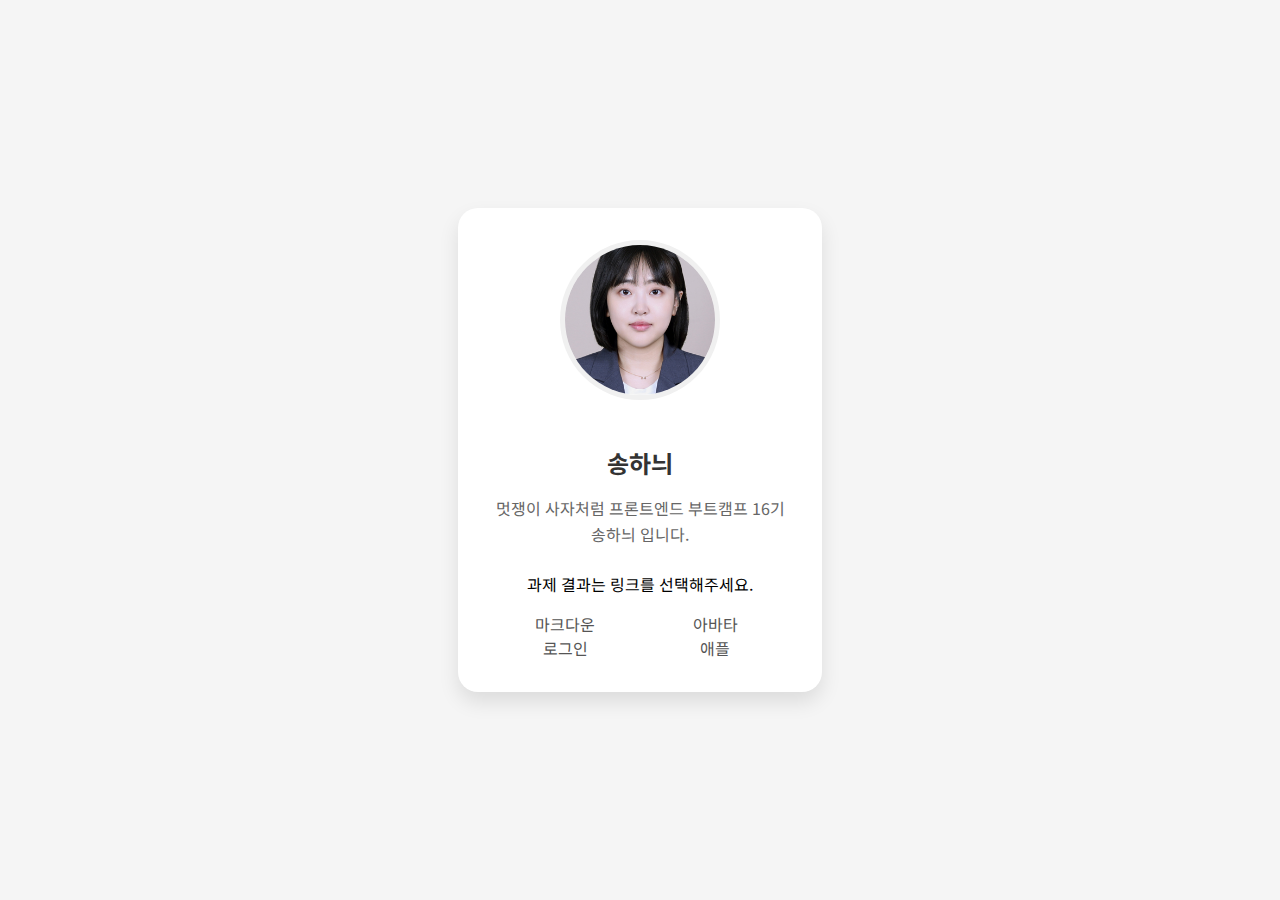
<file: index.html>
<!doctype html>
<html lang="ko">
  <head>
    <meta charset="UTF-8" />
    <meta name="viewport" content="width=device-width, initial-scale=1.0" />
    <title>HTML/CSS 과제</title>
    <style>
      body {
        margin: 0;
        padding: 0;
        font-family: 'Noto Sans KR', sans-serif;
        background-color: #f5f5f5;
        display: flex;
        justify-content: center;
        align-items: center;
        min-height: 100vh;
      }

      .profile-card {
        background: white;
        border-radius: 20px;
        box-shadow: 0 10px 20px rgba(0, 0, 0, 0.1);
        padding: 2rem;
        width: 300px;
        text-align: center;
      }

      .profile-image {
        width: 150px;
        height: 150px;
        border-radius: 50%;
        margin-bottom: 1.5rem;
        object-fit: cover;
        border: 5px solid #f0f0f0;
      }

      .name {
        font-size: 1.5rem;
        font-weight: bold;
        color: #333;
        margin-bottom: 0.5rem;
      }

      .bio {
        color: #666;
        line-height: 1.6;
        margin-bottom: 1.5rem;
      }

      .homework-links {
        display: flex;
        justify-content: center;
        flex-wrap: wrap;
        margin: 0;
        padding: 0;
        list-style: none;
      }

      .homework-links li {
        width: 50%;
      }

      .homework-links a {
        display: block;
        text-align: center;
        color: #555;
        text-decoration: none;
        transition: color 0.3s ease;
      }

      .homework-links a:hover {
        color: #007bff;
      }
    </style>
    <link href="https://fonts.googleapis.com/css2?family=Noto+Sans+KR:wght@400;700&display=swap" rel="stylesheet" />
    <link rel="stylesheet" href="https://cdnjs.cloudflare.com/ajax/libs/font-awesome/5.15.4/css/all.min.css" />
  </head>
  <body>
    <div class="profile-card">
      <!-- 상대 경로로 이미지 삽입하기 -->
      <img src="./src/assets/profiles/songhani.jpg" alt="송하늬" class="profile-image" />
      <h1 class="name">송하늬</h1>
      <p class="bio">멋쟁이 사자처럼 프론트엔드 부트캠프 16기 송하늬 입니다.</p>
      <p>과제 결과는 링크를 선택해주세요.</p>
      <ul class="homework-links">
        <li><a href="./src/md/markdown.md">마크다운</a></li>
        <li><a href="./src/avatars/avatars.html">아바타</a></li>
        <li><a href="./src/login/login.html">로그인</a></li>
        <li><a href="./src/apple/apple.html">애플</a></li>
      </ul>
    </div>
  </body>
</html>
</file>
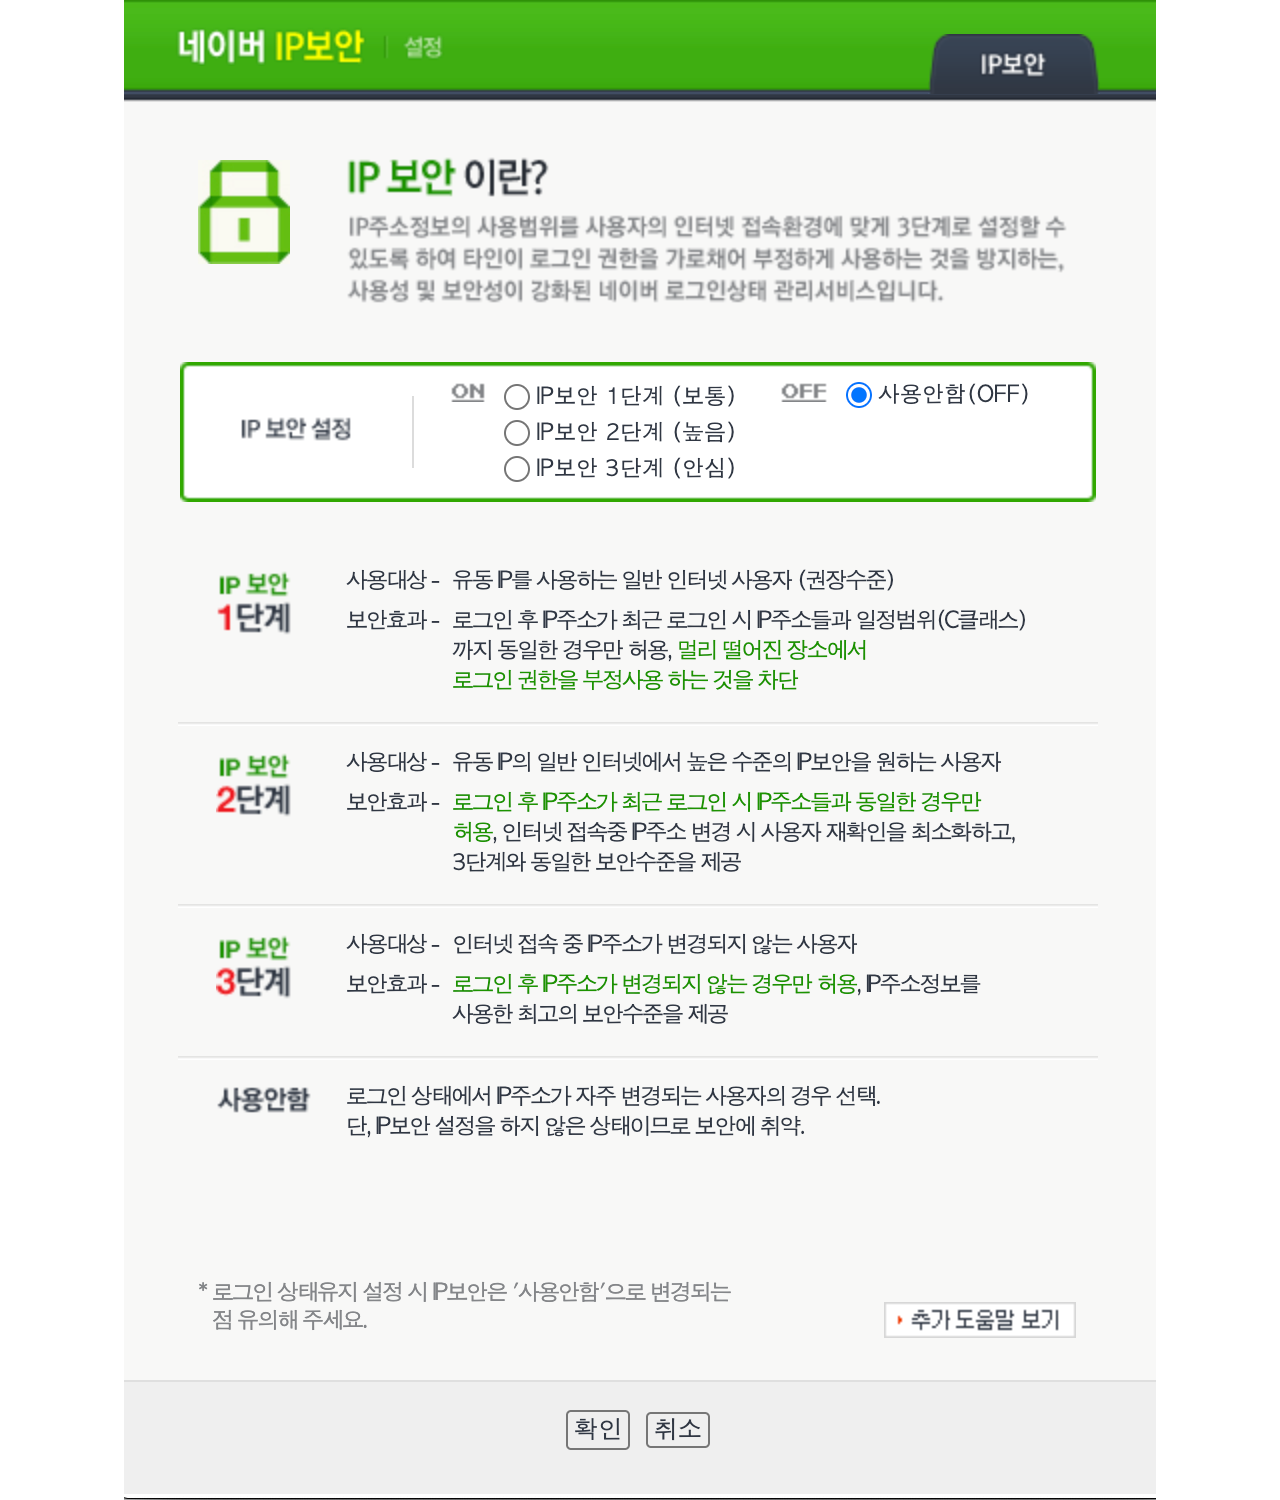
<file: src/login/pages/ip_security.html>
<!doctype html>
<html lang="ko">
  <head>
    <meta charset="UTF-8" />
    <meta name="viewport" content="width=device-width, initial-scale=1.0" />
    <title>네이버 IP 보안 로그인</title>
    <style>
      body {
        margin: 0;
      }

      div {
        display: flex;
        justify-content: center;
      }

      img {
        max-width: 100%;
        height: auto;
        margin: 0 auto;
      }
    </style>
  </head>

  <body>
    <div>
      <img src="./ip-security.png" alt="IP 보안 이란?..." />
    </div>
  </body>
</html>
</file>
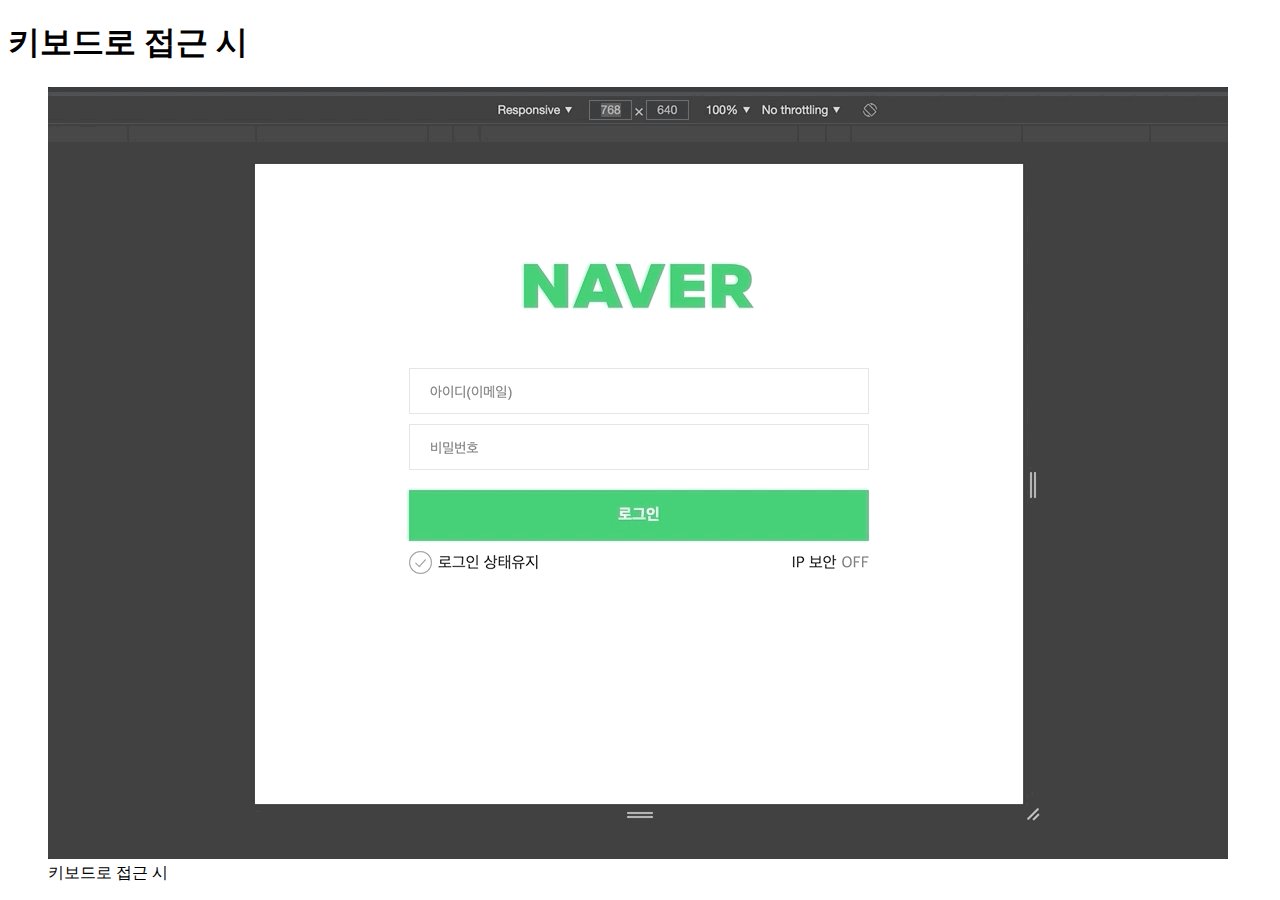
<file: src/login/preview/keyboard.html>
<!doctype html>
<html lang="ko">
  <head>
    <meta charset="UTF-8" />
    <meta name="viewport" content="width=device-width, initial-scale=1.0" />
    <title>키보드로 접근 시</title>
  </head>

  <body>
    <h1>키보드로 접근 시</h1>
    <figure>
      <img src="./images/keyboard.gif" alt="" />
      <figcaption>키보드로 접근 시</figcaption>
    </figure>
  </body>
</html>
</file>
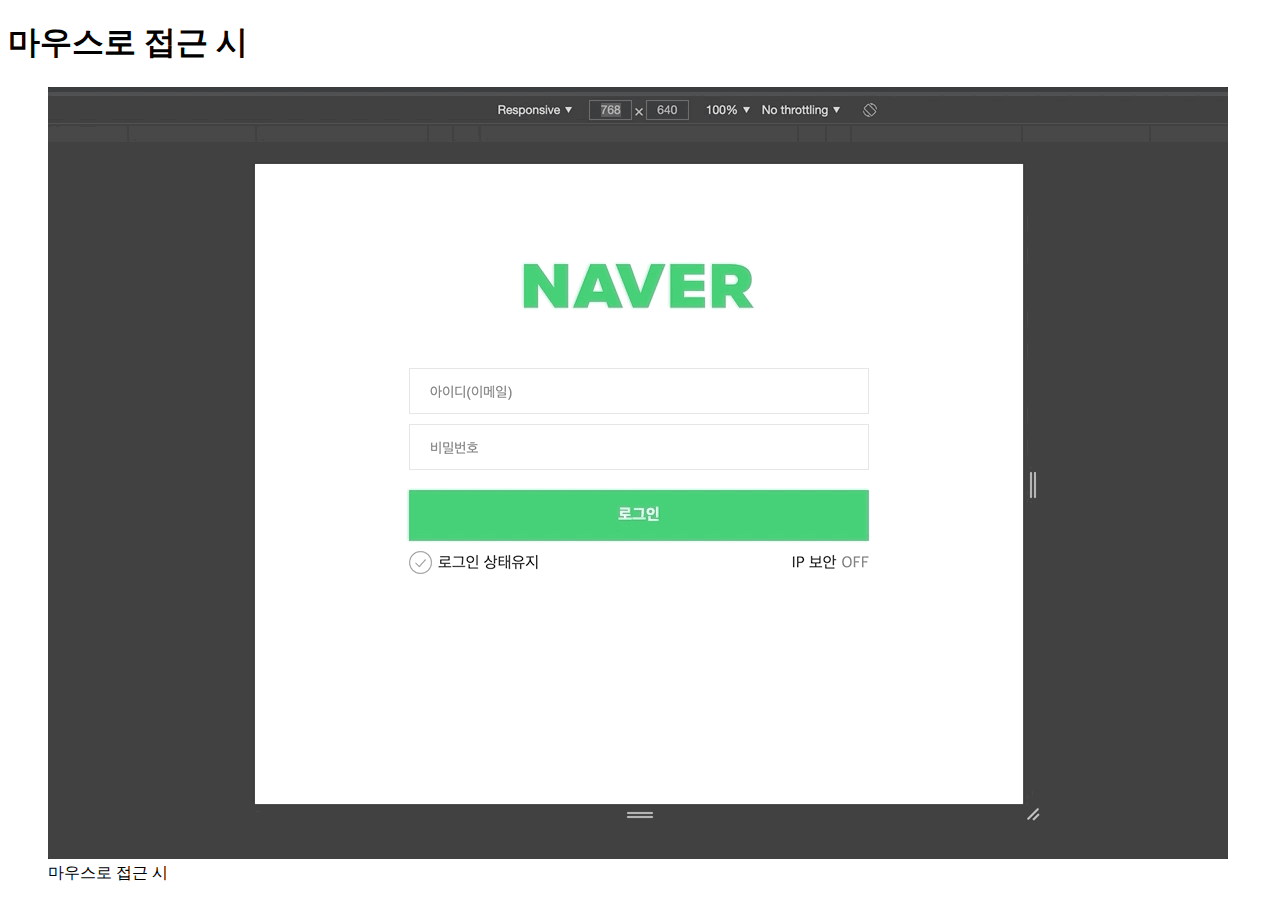
<file: src/login/preview/mouse.html>
<!doctype html>
<html lang="ko">
  <head>
    <meta charset="UTF-8" />
    <meta name="viewport" content="width=device-width, initial-scale=1.0" />
    <title>마우스로 접근 시</title>
  </head>

  <body>
    <h1>마우스로 접근 시</h1>
    <figure>
      <img src="./images/mouse.gif" alt="" />
      <figcaption>마우스로 접근 시</figcaption>
    </figure>
  </body>
</html>
</file>
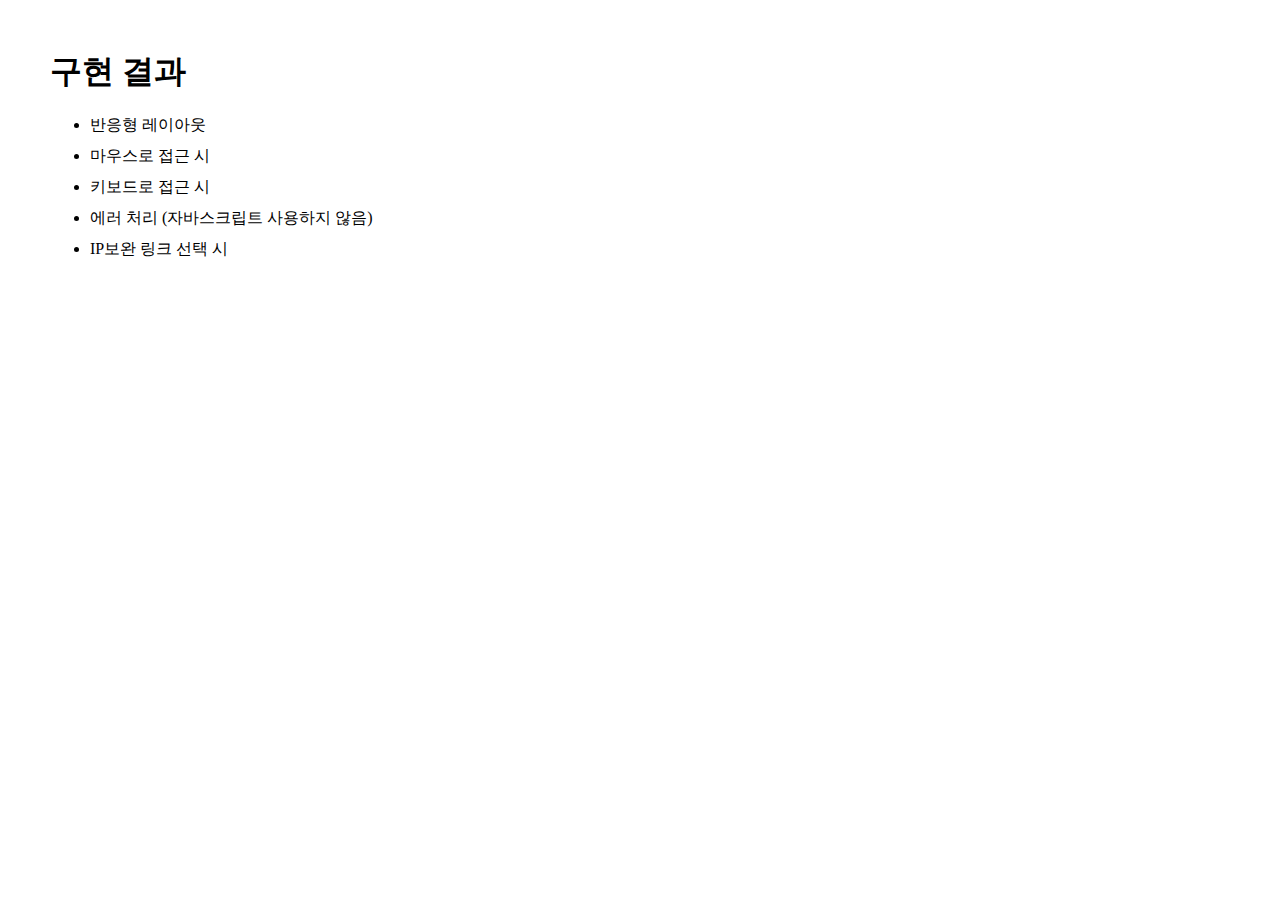
<file: src/login/preview/preview.html>
<!doctype html>
<html lang="ko">
  <head>
    <meta charset="UTF-8" />
    <meta name="viewport" content="width=device-width, initial-scale=1.0" />
    <title>네이버 IP 보안 로그인</title>
    <style>
      body{
        margin: 50px;
      }

      li{
        margin-block: 10px;
      }

      a{
        color: inherit;
        text-decoration: none;
      }
    </style>
  </head>

  <body>
    <h1>구현 결과</h1>
    <ul>
      <li><a href="./rwd.html">반응형 레이아웃</a></li>
      <li><a href="./mouse.html">마우스로 접근 시</a></li>
      <li><a href="./keyboard.html">키보드로 접근 시</a></li>
      <li><a href="./error.html">에러 처리 (자바스크립트 사용하지 않음)</a></li>
      <li><a href="./link.html">IP보완 링크 선택 시</a></li>
    </ul>
  </body>
</html>
</file>
